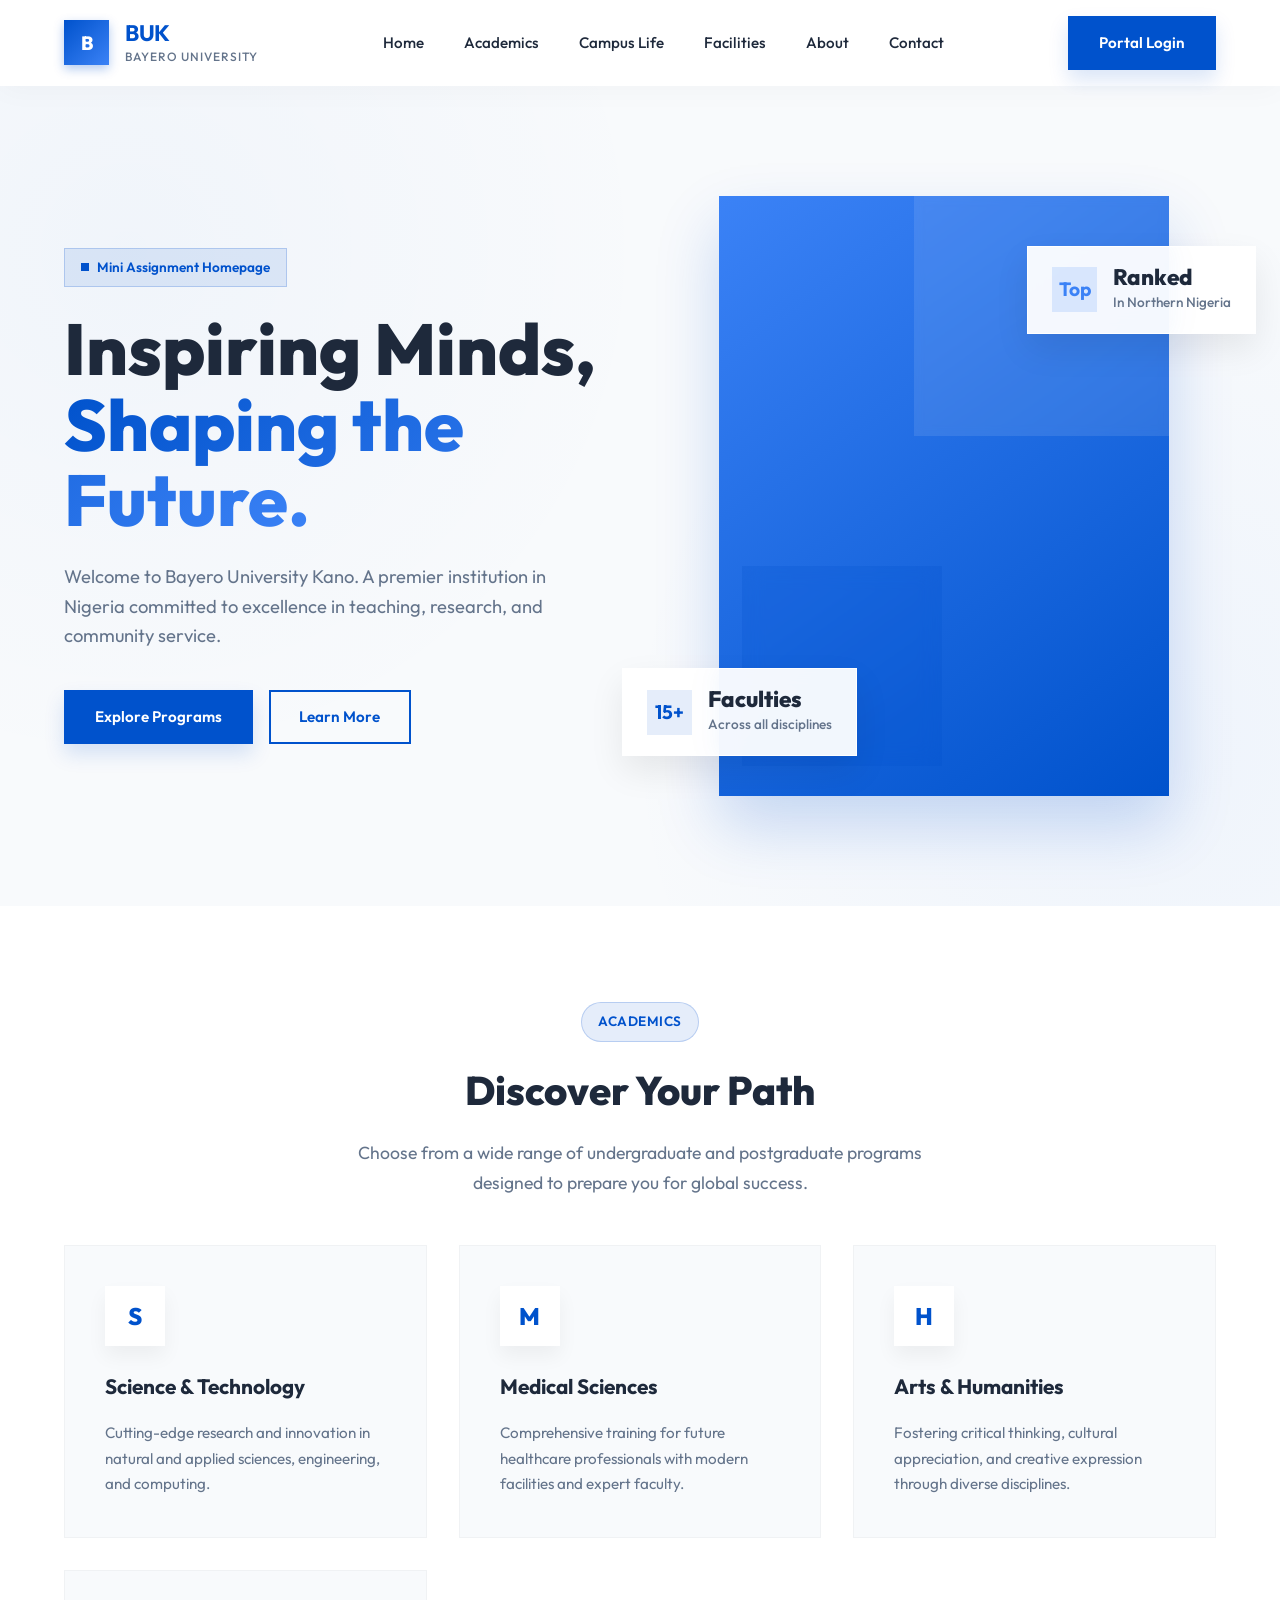
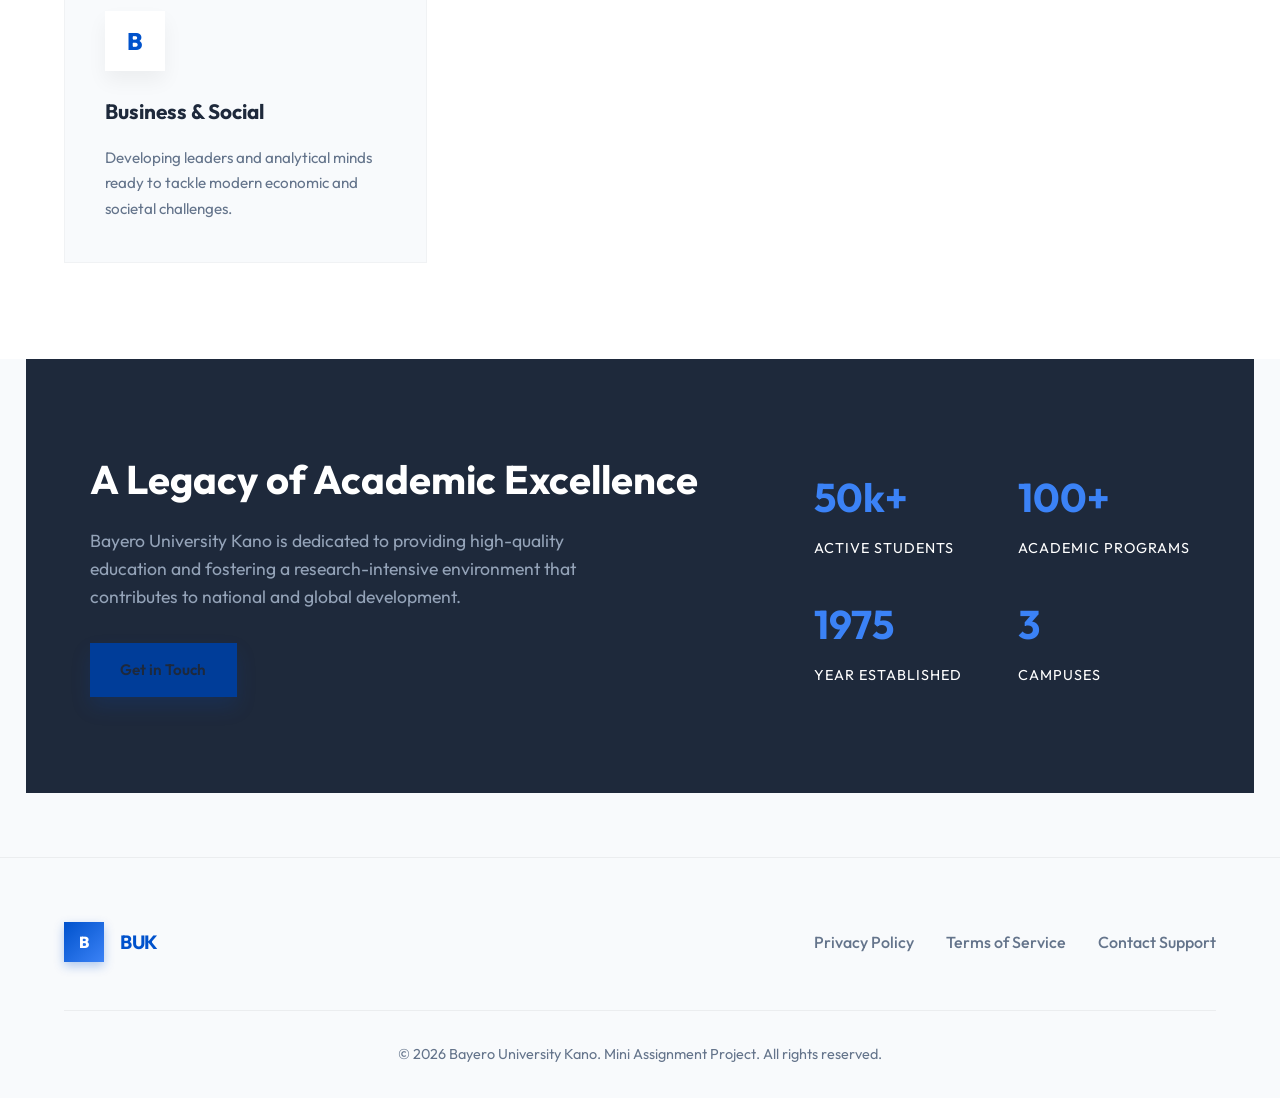
<file: index.html>
<!DOCTYPE html>
<html lang="en">
<head>
  <meta charset="UTF-8">
  <meta name="viewport" content="width=device-width, initial-scale=1.0">
  <title>Bayero University Kano | Home</title>
  <meta name="description" content="Bayero University Kano (BUK) - A center of excellence for academic research and learning.">
  <link rel="preconnect" href="https://fonts.googleapis.com">
  <link rel="preconnect" href="https://fonts.gstatic.com" crossorigin>
  <link href="https://fonts.googleapis.com/css2?family=Outfit:wght@300;400;500;600;700;800&display=swap" rel="stylesheet">
  <link rel="stylesheet" href="style.css">
</head>
<body>

  <header>
    <a href="#" class="logo">
      <div class="logo-circle">B</div>
      <div class="logo-text">
        <h1>BUK</h1>
        <p>Bayero University</p>
      </div>
    </a>

    <button class="mobile-menu-toggle" aria-label="Toggle navigation">
    ☰
    </button>
    <nav>
      <ul>
        <li><a href="index.html">Home</a></li>
        <li><a href="academics.html">Academics</a></li>
        <li><a href="campus-life.html">Campus Life</a></li>
        <li><a href="facilities.html">Facilities</a></li>
        <li><a href="about.html">About</a></li>
        <li><a href="contact.html">Contact</a></li>
      </ul>
    </nav>
    <a href="#apply" class="btn btn-primary">Portal Login</a>
  </header>

  <main>
    <section id="home" class="hero">
      <div class="hero-content">
        <div class="hero-tag">
          <span></span>
          Mini Assignment Homepage
        </div>
        <h2>Inspiring Minds, <br><span>Shaping the Future.</span></h2>
        <p>Welcome to Bayero University Kano. A premier institution in Nigeria committed to excellence in teaching, research, and community service.</p>
        <div class="hero-buttons">
          <a href="#academics" class="btn btn-primary">Explore Programs</a>
          <a href="#about" class="btn btn-secondary">Learn More</a>
        </div>
      </div>
      <div class="hero-image">
        <div class="hero-img-box">
          <!-- Abstract Modern Graphic representing academia -->
        </div>
        
        <div class="floating-card">
          <div class="card-icon">15+</div>
          <div class="card-text">
            <h4>Faculties</h4>
            <p>Across all disciplines</p>
          </div>
        </div>

        <div class="floating-card card-2">
          <div class="card-icon gold">Top</div>
          <div class="card-text">
            <h4>Ranked</h4>
            <p>In Northern Nigeria</p>
          </div>
        </div>
      </div>
    </section>

    <section id="academics" class="features">
      <div class="section-header">
        <span class="section-tag">Academics</span>
        <h2>Discover Your Path</h2>
        <p>Choose from a wide range of undergraduate and postgraduate programs designed to prepare you for global success.</p>
      </div>
      
      <div class="feature-grid">
        <div class="feature-card">
          <div class="feature-icon">S</div>
          <h3>Science & Technology</h3>
          <p>Cutting-edge research and innovation in natural and applied sciences, engineering, and computing.</p>
        </div>
        <div class="feature-card">
          <div class="feature-icon">M</div>
          <h3>Medical Sciences</h3>
          <p>Comprehensive training for future healthcare professionals with modern facilities and expert faculty.</p>
        </div>
        <div class="feature-card">
          <div class="feature-icon">H</div>
          <h3>Arts & Humanities</h3>
          <p>Fostering critical thinking, cultural appreciation, and creative expression through diverse disciplines.</p>
        </div>
        <div class="feature-card">
          <div class="feature-icon">B</div>
          <h3>Business & Social</h3>
          <p>Developing leaders and analytical minds ready to tackle modern economic and societal challenges.</p>
        </div>
      </div>
    </section>

    <section id="about" class="info-section">
      <div class="info-content">
        <h2>A Legacy of Academic Excellence</h2>
        <p>Bayero University Kano is dedicated to providing high-quality education and fostering a research-intensive environment that contributes to national and global development.</p>
        <a href="#contact" class="btn btn-primary" style="background: var(--secondary-color); border-color: var(--secondary-color); color: var(--text-main);">Get in Touch</a>
      </div>
      <div class="stats-grid">
        <div class="stat-item">
          <h4>50k+</h4>
          <p>Active Students</p>
        </div>
        <div class="stat-item">
          <h4>100+</h4>
          <p>Academic Programs</p>
        </div>
        <div class="stat-item">
          <h4>1975</h4>
          <p>Year Established</p>
        </div>
        <div class="stat-item">
          <h4>3</h4>
          <p>Campuses</p>
        </div>
      </div>
    </section>
  </main>

  <footer>
    <div class="footer-content">
      <a href="#" class="logo">
        <div class="logo-circle" style="width: 40px; height: 40px; font-size: 1rem;">B</div>
        <div class="logo-text">
          <h1 style="font-size: 1.2rem;">BUK</h1>
        </div>
      </a>
      <div class="footer-links">
        <a href="#">Privacy Policy</a>
        <a href="#">Terms of Service</a>
        <a href="#">Contact Support</a>
      </div>
    </div>
    <div class="footer-bottom">
      <p>&copy; 2026 Bayero University Kano. Mini Assignment Project. All rights reserved.</p>
    </div>
  </footer>
  
  <script src="script.js"></script>
</body>
</html>
</file>
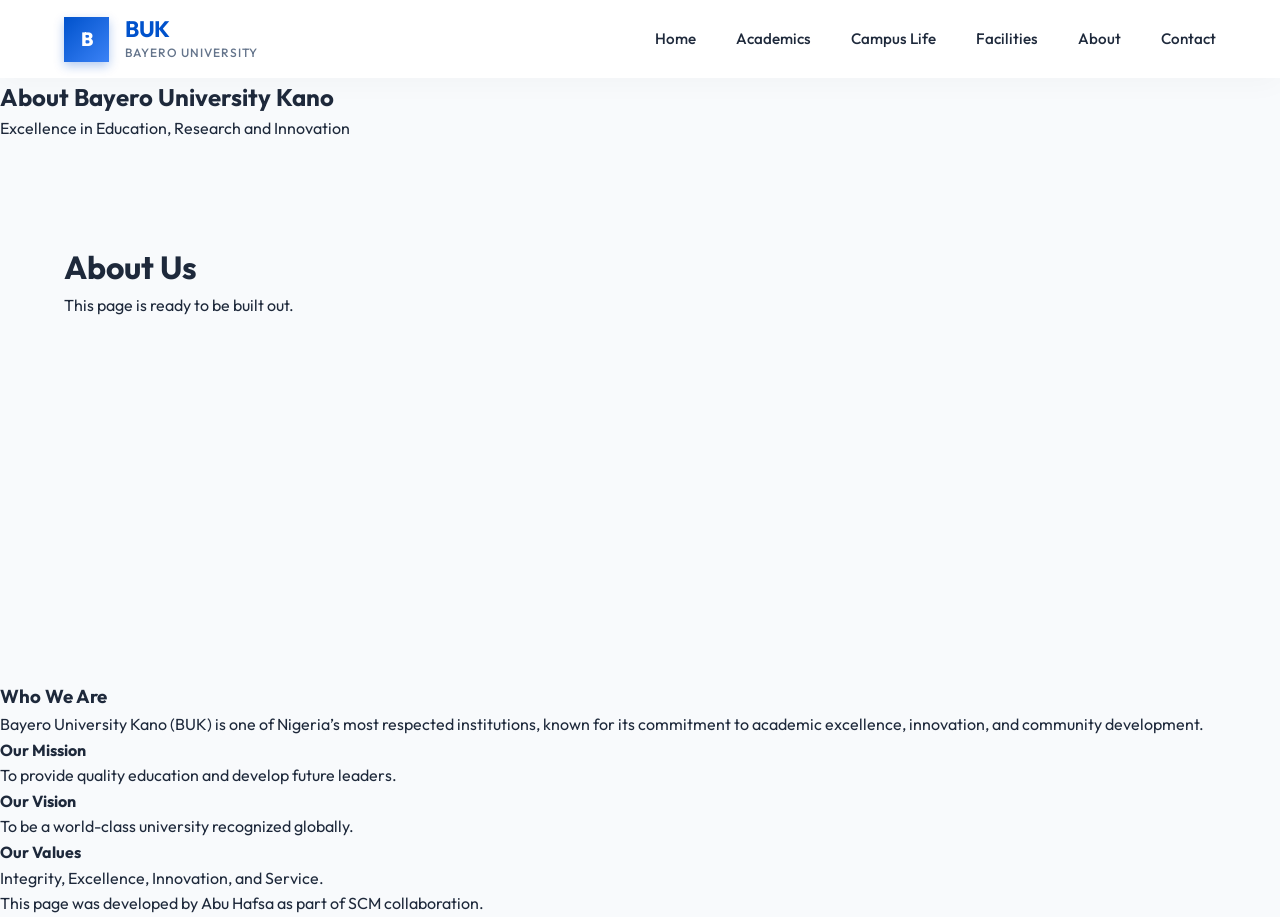
<file: about.html>
<!DOCTYPE html>
<html lang="en">
<head>
  <meta charset="UTF-8">
  <meta name="viewport" content="width=device-width, initial-scale=1.0">
  <title>About Us</title>
  <link href="https://fonts.googleapis.com/css2?family=Outfit:wght@300;400;500;600;700;800&display=swap" rel="stylesheet">
  <link rel="stylesheet" href="style.css">
</head>
<body>
  <!-- Header from index.html should be added here when developing this page -->
  <header>
    <a href="index.html" class="logo">
      <div class="logo-circle">B</div>
      <div class="logo-text">
        <h1>BUK</h1>
        <p>Bayero University</p>
      </div>
    </a>
    <button class="mobile-menu-toggle" aria-label="Toggle navigation">
    ☰
   </button>
    <nav>
      <ul>
        <li><a href="index.html">Home</a></li>
        <li><a href="academics.html">Academics</a></li>
        <li><a href="campus-life.html">Campus Life</a></li>
        <li><a href="facilities.html">Facilities</a></li>
        <li><a href="about.html">About</a></li>
        <li><a href="contact.html">Contact</a></li>
      </ul>
    </nav>
  </header>
<section class="about-hero">
  <h2>About Bayero University Kano</h2>
  <p>Excellence in Education, Research and Innovation</p>
</section>

  <main style="padding: 100px 5%; min-height: 60vh;">
    <h1>About Us</h1>
    <p>This page is ready to be built out.</p>
  </main>
  <script src="script.js"></script>
</body>
</html>
<section class="about-container">
  <h3>Who We Are</h3>
  <p>
    Bayero University Kano (BUK) is one of Nigeria’s most respected institutions,
    known for its commitment to academic excellence, innovation, and community development.
  </p>

  <div class="card-grid">
    <div class="card">
      <h4>Our Mission</h4>
      <p>To provide quality education and develop future leaders.</p>
    </div>

    <div class="card">
      <h4>Our Vision</h4>
      <p>To be a world-class university recognized globally.</p>
    </div>

    <div class="card">
      <h4>Our Values</h4>
      <p>Integrity, Excellence, Innovation, and Service.</p>
    </div>
  </div>

  <p class="highlight">
    This page was developed by Abu Hafsa as part of SCM collaboration.
  </p>
</section>
</file>
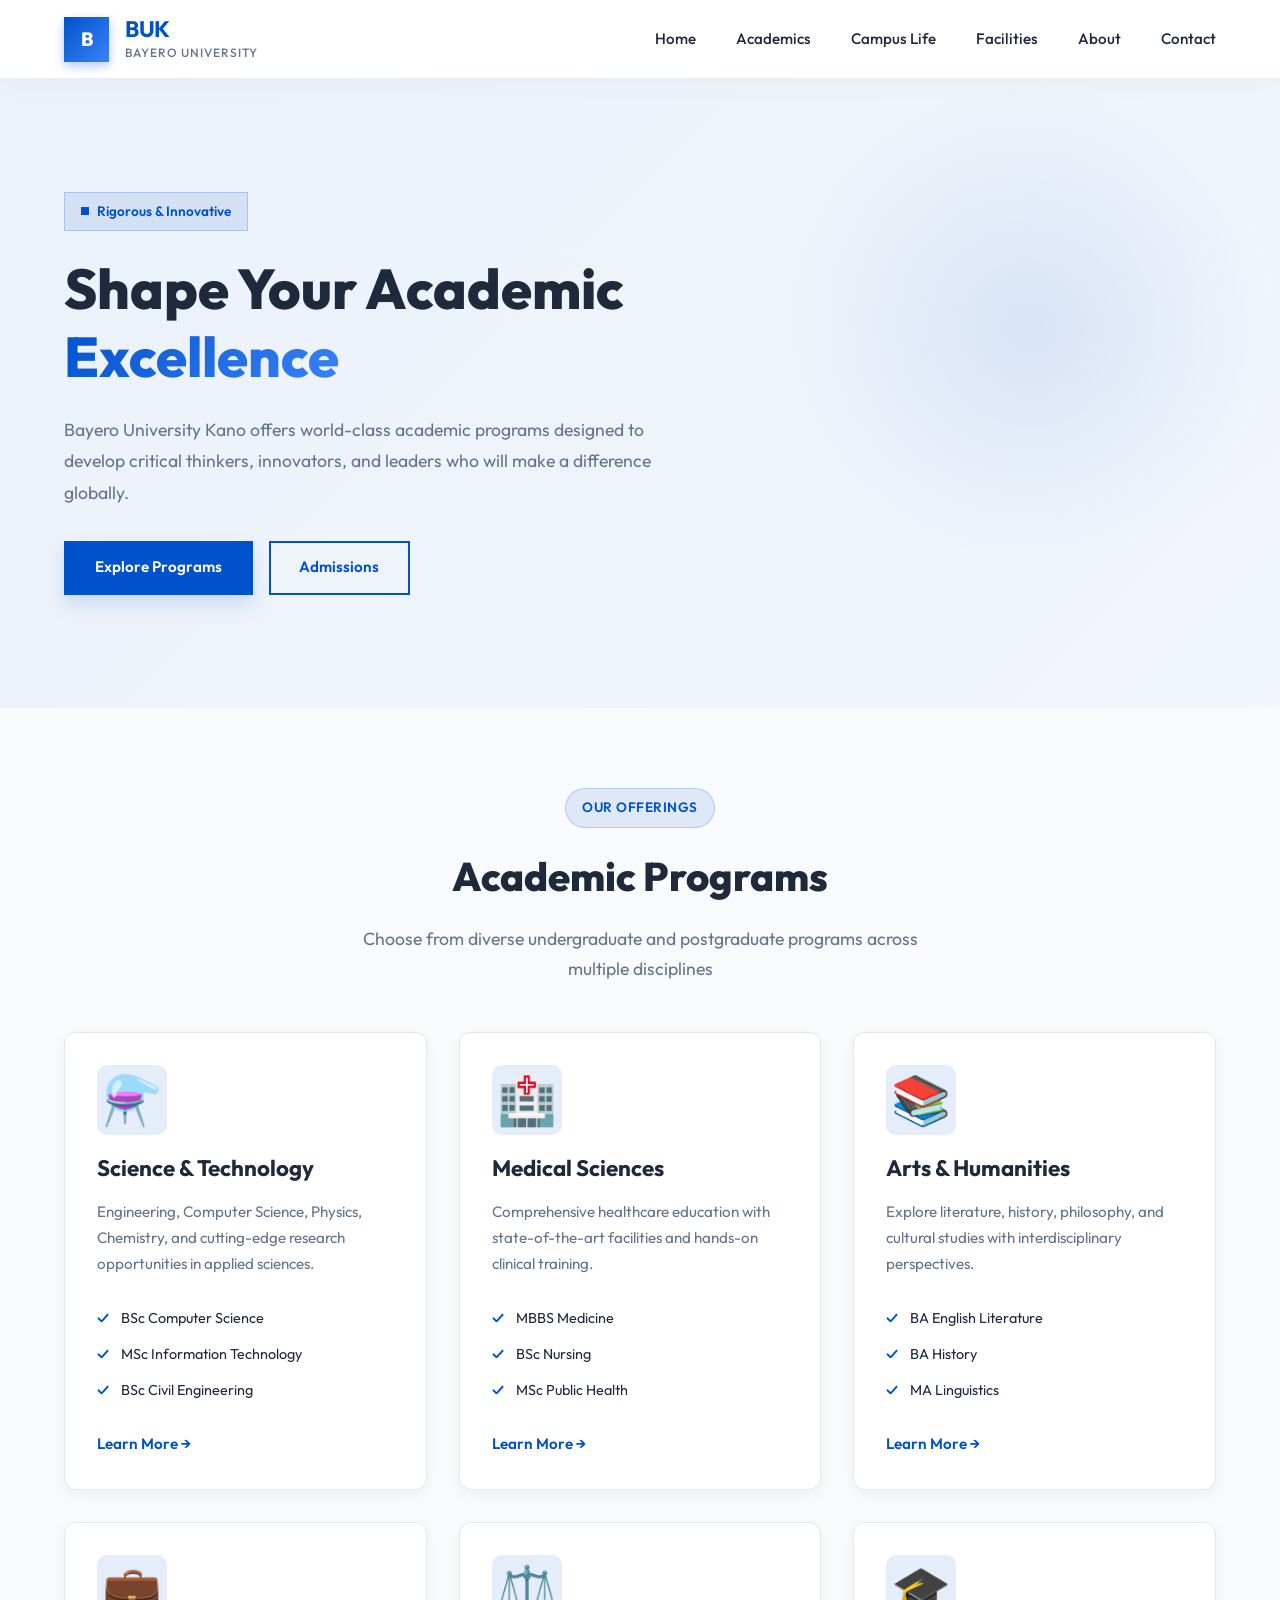
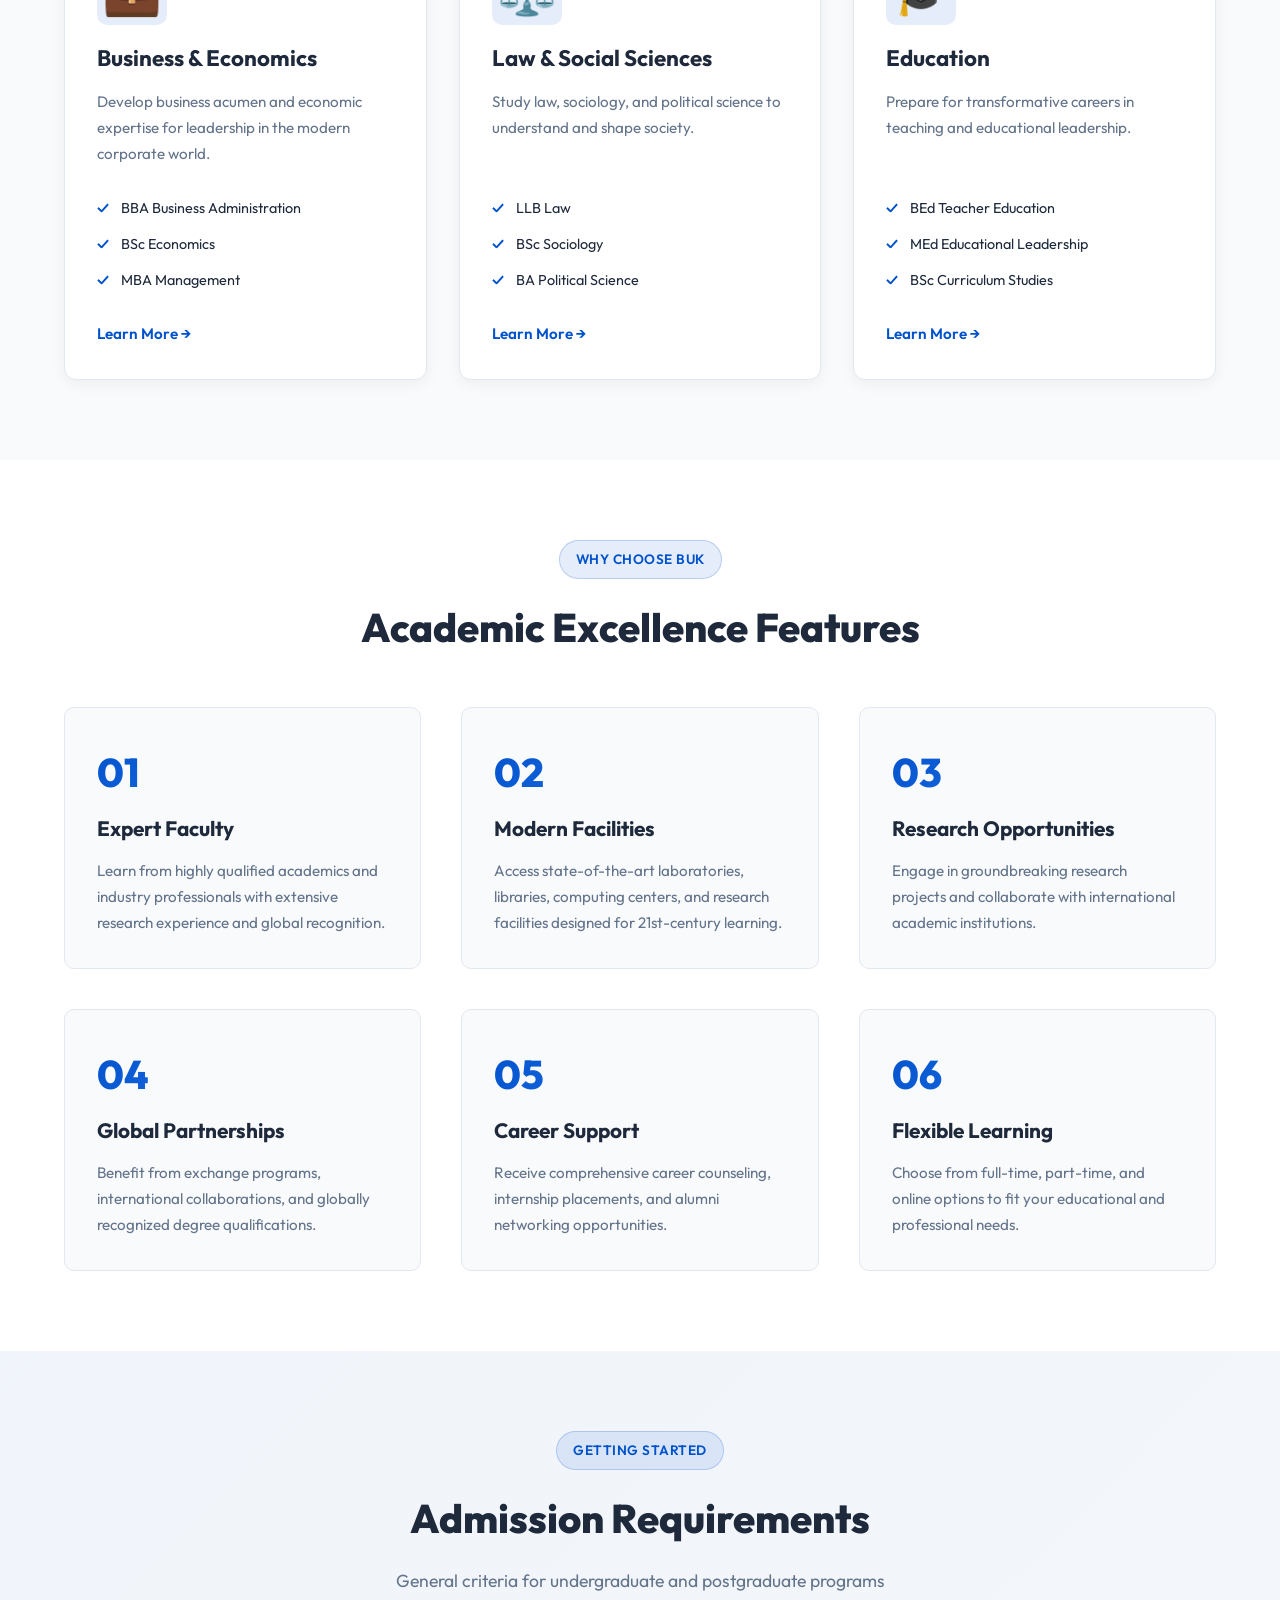
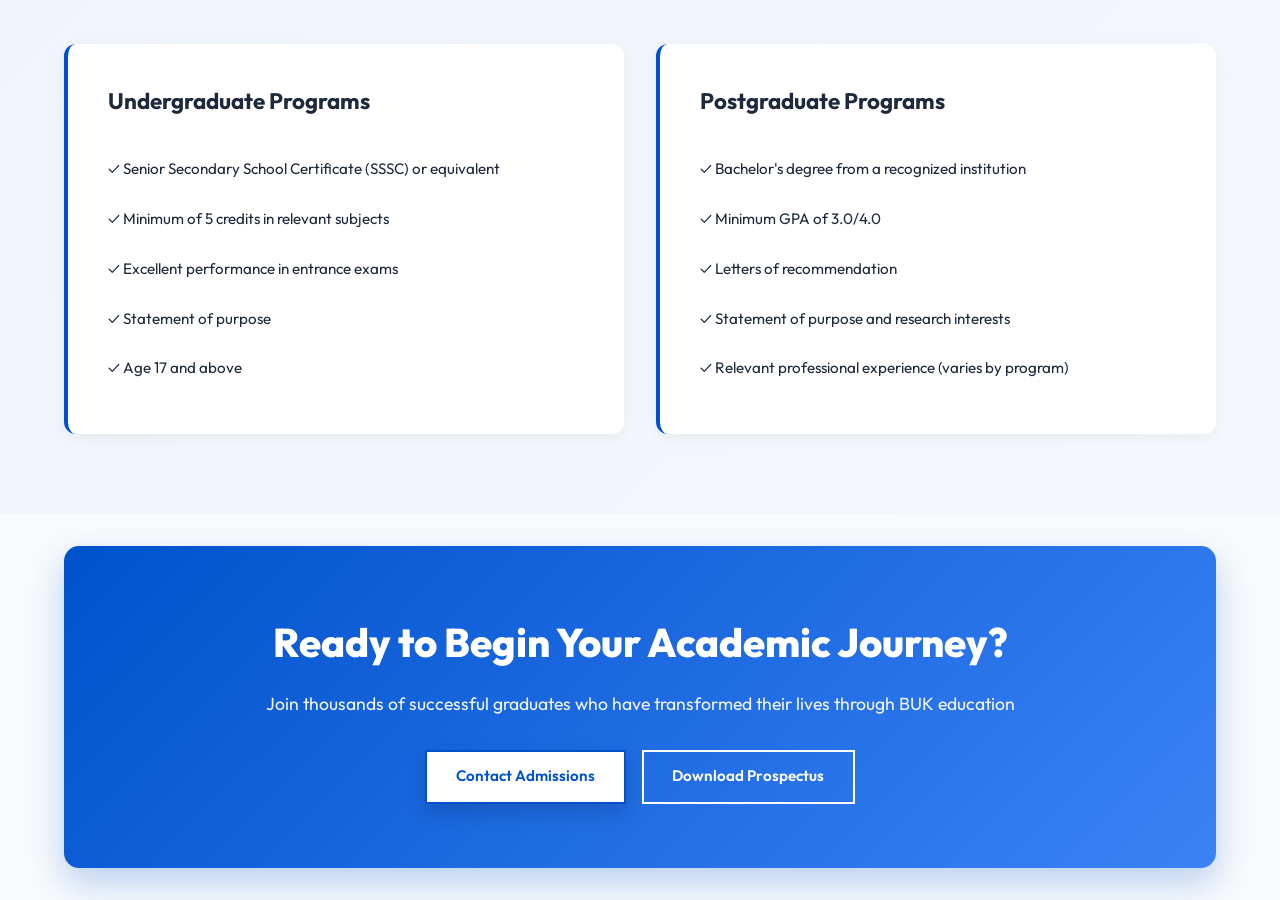
<file: academics.html>
<!DOCTYPE html>
<html lang="en">
<head>
  <meta charset="UTF-8">
  <meta name="viewport" content="width=device-width, initial-scale=1.0">
  <title>Academics | Bayero University Kano</title>
  <link href="https://fonts.googleapis.com/css2?family=Outfit:wght@300;400;500;600;700;800&display=swap" rel="stylesheet">
  <link rel="stylesheet" href="style.css">
</head>
<body>
  <header>
    <a href="index.html" class="logo">
      <div class="logo-circle">B</div>
      <div class="logo-text">
        <h1>BUK</h1>
        <p>Bayero University</p>
      </div>
    </a>
    <button class="mobile-menu-toggle" aria-label="Toggle navigation">
    ☰
    </button>
    <nav>
      <ul>
        <li><a href="index.html">Home</a></li>
        <li><a href="academics.html">Academics</a></li>
        <li><a href="campus-life.html">Campus Life</a></li>
        <li><a href="facilities.html">Facilities</a></li>
        <li><a href="about.html">About</a></li>
        <li><a href="contact.html">Contact</a></li>
      </ul>
    </nav>
  </header>

  <main>
    <!-- Hero Section -->
    <section class="academics-hero">
      <div class="hero-content">
        <div class="hero-tag">
          <span></span>
          Rigorous & Innovative
        </div>
        <h2>Shape Your Academic <br><span>Excellence</span></h2>
        <p>Bayero University Kano offers world-class academic programs designed to develop critical thinkers, innovators, and leaders who will make a difference globally.</p>
        <div class="hero-buttons">
          <a href="#programs" class="btn btn-primary">Explore Programs</a>
          <a href="#admissions" class="btn btn-secondary">Admissions</a>
        </div>
      </div>
    </section>

    <!-- Programs Section -->
    <section id="programs" class="programs-section">
      <div class="section-header">
        <span class="section-tag">Our Offerings</span>
        <h2>Academic Programs</h2>
        <p>Choose from diverse undergraduate and postgraduate programs across multiple disciplines</p>
      </div>

      <div class="programs-grid">
        <div class="program-card">
          <div class="program-icon">⚗️</div>
          <h3>Science & Technology</h3>
          <p>Engineering, Computer Science, Physics, Chemistry, and cutting-edge research opportunities in applied sciences.</p>
          <ul class="program-list">
            <li>BSc Computer Science</li>
            <li>MSc Information Technology</li>
            <li>BSc Civil Engineering</li>
          </ul>
          <a href="#" class="read-more">Learn More →</a>
        </div>

        <div class="program-card">
          <div class="program-icon">🏥</div>
          <h3>Medical Sciences</h3>
          <p>Comprehensive healthcare education with state-of-the-art facilities and hands-on clinical training.</p>
          <ul class="program-list">
            <li>MBBS Medicine</li>
            <li>BSc Nursing</li>
            <li>MSc Public Health</li>
          </ul>
          <a href="#" class="read-more">Learn More →</a>
        </div>

        <div class="program-card">
          <div class="program-icon">📚</div>
          <h3>Arts & Humanities</h3>
          <p>Explore literature, history, philosophy, and cultural studies with interdisciplinary perspectives.</p>
          <ul class="program-list">
            <li>BA English Literature</li>
            <li>BA History</li>
            <li>MA Linguistics</li>
          </ul>
          <a href="#" class="read-more">Learn More →</a>
        </div>

        <div class="program-card">
          <div class="program-icon">💼</div>
          <h3>Business & Economics</h3>
          <p>Develop business acumen and economic expertise for leadership in the modern corporate world.</p>
          <ul class="program-list">
            <li>BBA Business Administration</li>
            <li>BSc Economics</li>
            <li>MBA Management</li>
          </ul>
          <a href="#" class="read-more">Learn More →</a>
        </div>

        <div class="program-card">
          <div class="program-icon">⚖️</div>
          <h3>Law & Social Sciences</h3>
          <p>Study law, sociology, and political science to understand and shape society.</p>
          <ul class="program-list">
            <li>LLB Law</li>
            <li>BSc Sociology</li>
            <li>BA Political Science</li>
          </ul>
          <a href="#" class="read-more">Learn More →</a>
        </div>

        <div class="program-card">
          <div class="program-icon">🎓</div>
          <h3>Education</h3>
          <p>Prepare for transformative careers in teaching and educational leadership.</p>
          <ul class="program-list">
            <li>BEd Teacher Education</li>
            <li>MEd Educational Leadership</li>
            <li>BSc Curriculum Studies</li>
          </ul>
          <a href="#" class="read-more">Learn More →</a>
        </div>
      </div>
    </section>

    <!-- Key Features Section -->
    <section class="features-section">
      <div class="section-header">
        <span class="section-tag">Why Choose BUK</span>
        <h2>Academic Excellence Features</h2>
      </div>

      <div class="features-grid">
        <div class="feature-item">
          <div class="feature-number">01</div>
          <h3>Expert Faculty</h3>
          <p>Learn from highly qualified academics and industry professionals with extensive research experience and global recognition.</p>
        </div>

        <div class="feature-item">
          <div class="feature-number">02</div>
          <h3>Modern Facilities</h3>
          <p>Access state-of-the-art laboratories, libraries, computing centers, and research facilities designed for 21st-century learning.</p>
        </div>

        <div class="feature-item">
          <div class="feature-number">03</div>
          <h3>Research Opportunities</h3>
          <p>Engage in groundbreaking research projects and collaborate with international academic institutions.</p>
        </div>

        <div class="feature-item">
          <div class="feature-number">04</div>
          <h3>Global Partnerships</h3>
          <p>Benefit from exchange programs, international collaborations, and globally recognized degree qualifications.</p>
        </div>

        <div class="feature-item">
          <div class="feature-number">05</div>
          <h3>Career Support</h3>
          <p>Receive comprehensive career counseling, internship placements, and alumni networking opportunities.</p>
        </div>

        <div class="feature-item">
          <div class="feature-number">06</div>
          <h3>Flexible Learning</h3>
          <p>Choose from full-time, part-time, and online options to fit your educational and professional needs.</p>
        </div>
      </div>
    </section>

    <!-- Entry Requirements Section -->
    <section class="requirements-section">
      <div class="section-header">
        <span class="section-tag">Getting Started</span>
        <h2>Admission Requirements</h2>
        <p>General criteria for undergraduate and postgraduate programs</p>
      </div>

      <div class="requirements-container">
        <div class="requirement-box">
          <h3>Undergraduate Programs</h3>
          <ul>
            <li>✓ Senior Secondary School Certificate (SSSC) or equivalent</li>
            <li>✓ Minimum of 5 credits in relevant subjects</li>
            <li>✓ Excellent performance in entrance exams</li>
            <li>✓ Statement of purpose</li>
            <li>✓ Age 17 and above</li>
          </ul>
        </div>

        <div class="requirement-box">
          <h3>Postgraduate Programs</h3>
          <ul>
            <li>✓ Bachelor's degree from a recognized institution</li>
            <li>✓ Minimum GPA of 3.0/4.0</li>
            <li>✓ Letters of recommendation</li>
            <li>✓ Statement of purpose and research interests</li>
            <li>✓ Relevant professional experience (varies by program)</li>
          </ul>
        </div>
      </div>
    </section>

    <!-- CTA Section -->
    <section class="cta-section">
      <h2>Ready to Begin Your Academic Journey?</h2>
      <p>Join thousands of successful graduates who have transformed their lives through BUK education</p>
      <div class="cta-buttons">
        <a href="contact.html" class="btn btn-primary">Contact Admissions</a>
        <a href="#" class="btn btn-secondary">Download Prospectus</a>
      </div>
    </section>
  </main>
  <script src="script.js"></script>
</body>
</html>
</file>
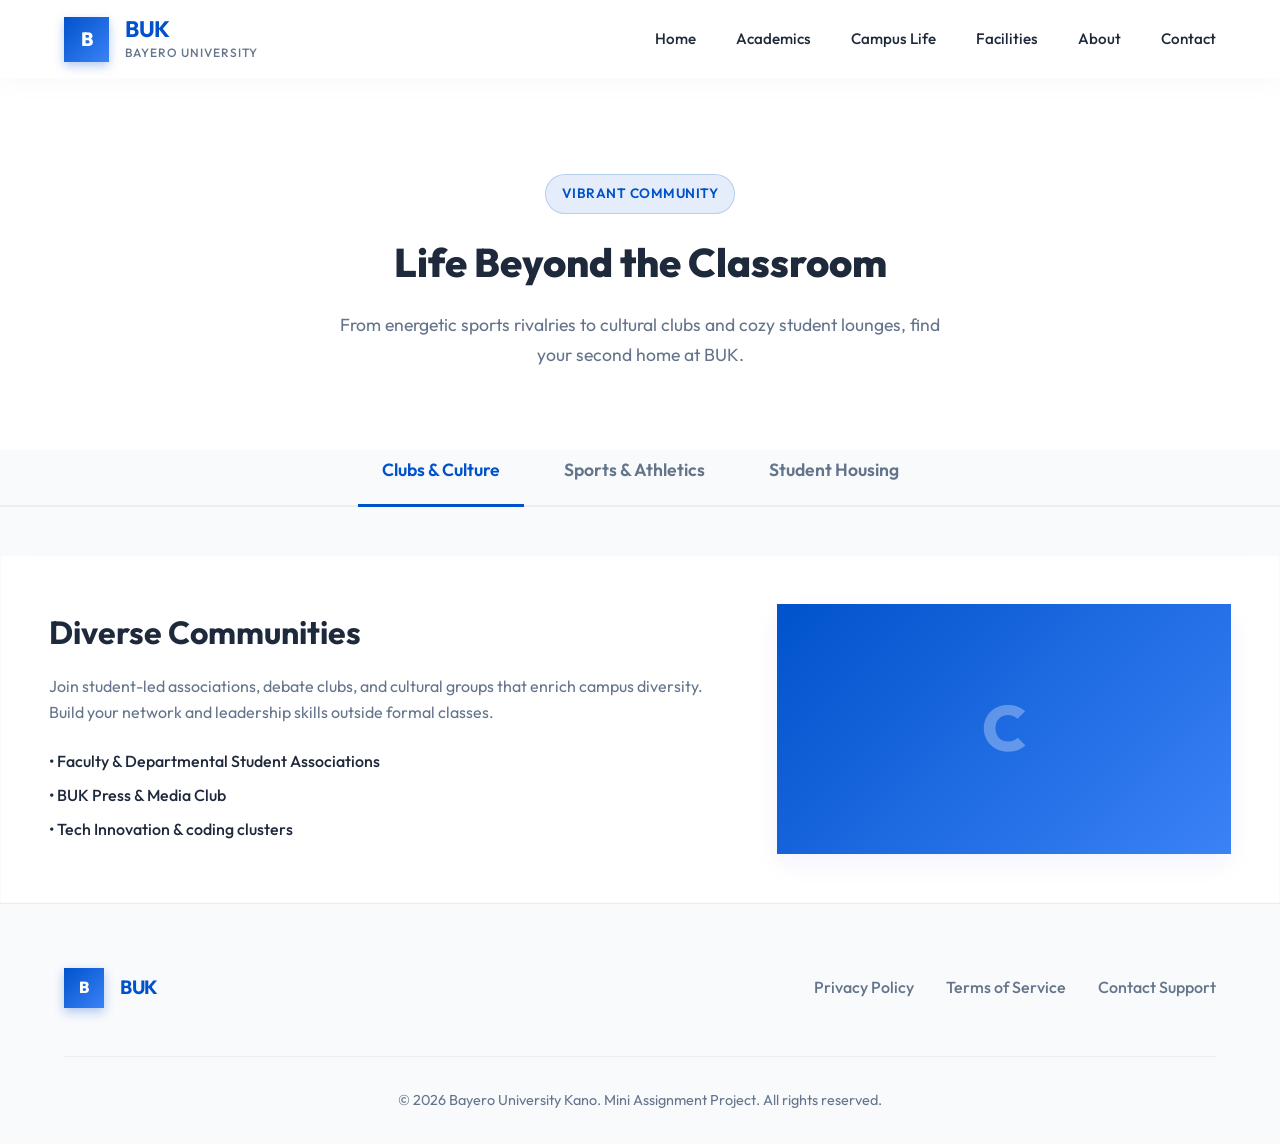
<file: campus-life.html>
<!DOCTYPE html>
<html lang="en">
<head>
  <meta charset="UTF-8">
  <meta name="viewport" content="width=device-width, initial-scale=1.0">
  <title>Campus Life | Bayero University Kano</title>
  <link href="https://fonts.googleapis.com/css2?family=Outfit:wght@300;400;500;600;700;800&display=swap" rel="stylesheet">
  <link rel="stylesheet" href="style.css">
</head>
<body>
  <header>
    <a href="index.html" class="logo">
      <div class="logo-circle">B</div>
      <div class="logo-text">
        <h1>BUK</h1>
        <p>Bayero University</p>
      </div>
    </a>

    <button class="mobile-menu-toggle" aria-label="Toggle navigation">
    ☰
    </button>
    <nav>
      <ul>
        <li><a href="index.html">Home</a></li>
        <li><a href="academics.html">Academics</a></li>
        <li><a href="campus-life.html">Campus Life</a></li>
        <li><a href="facilities.html">Facilities</a></li>
        <li><a href="about.html">About</a></li>
        <li><a href="contact.html">Contact</a></li>
      </ul>
    </nav>
  </header>

  <main>
      <!-- Page Header (Matches style of your home subheadings) -->
      <section class="features" style="padding-bottom: 2rem;">
        <div class="section-header">
          <span class="section-tag">Vibrant Community</span>
          <h2>Life Beyond the Classroom</h2>
          <p>From energetic sports rivalries to cultural clubs and cozy student lounges, find your second home at BUK.</p>
        </div>
      </section>

      <!-- Interactive Tabs Component -->
      <section class="campus-life-tabs">
        <div class="tabs-nav">
          <button class="tab-btn active" data-target="clubs">Clubs & Culture</button>
          <button class="tab-btn" data-target="sports">Sports & Athletics</button>
          <button class="tab-btn" data-target="housing">Student Housing</button>
        </div>

        <div class="tabs-content-container">
          <!-- Content Panel 1: Clubs -->
          <div class="tab-panel active" id="clubs">
            <div class="panel-grid">
              <div class="panel-text">
                <h3>Diverse Communities</h3>
                <p>Join student-led associations, debate clubs, and cultural groups that enrich campus diversity. Build your network and leadership skills outside formal classes.</p>
                <ul class="panel-list">
                  <li>• Faculty & Departmental Student Associations</li>
                  <li>• BUK Press & Media Club</li>
                  <li>• Tech Innovation & coding clusters</li>
                </ul>
              </div>
              <div class="panel-graphic placeholder-1">
                <span class="graphic-letter">C</span>
              </div>
            </div>
          </div>

          <!-- Content Panel 2: Sports -->
          <div class="tab-panel" id="sports">
            <div class="panel-grid">
              <div class="panel-text">
                <h3>Championship Spirit</h3>
                <p>Represent BUK or cheer from the stands! Our athletes compete in soccer, basketball, track & field events, and the national NUGA games.</p>
                <ul class="panel-list">
                  <li>• Modern Sports Complex & pitches</li>
                  <li>• Intra-university championships</li>
                  <li>• Elite training support</li>
                </ul>
              </div>
              <div class="panel-graphic placeholder-2">
                <span class="graphic-letter">S</span>
              </div>
            </div>
          </div>

          <!-- Content Panel 3: Housing -->
          <div class="tab-panel" id="housing">
            <div class="panel-grid">
              <div class="panel-text">
                <h3>Safe & Inclusive Living</h3>
                <p>Our secure halls of residence across campuses keep you close to lecture halls, libraries, and student union hubs.</p>
                <ul class="panel-list">
                  <li>• Separate male & female hostels</li>
                  <li>• 24/7 security services</li>
                  <li>• Accessible convenience shops</li>
                </ul>
              </div>
              <div class="panel-graphic placeholder-3">
                <span class="graphic-letter">H</span>
              </div>
            </div>
          </div>
        </div>
      </section>
    </main>

    <footer>
      <div class="footer-content">
        <a href="#" class="logo">
          <div class="logo-circle" style="width: 40px; height: 40px; font-size: 1rem;">B</div>
          <div class="logo-text">
            <h1 style="font-size: 1.2rem;">BUK</h1>
          </div>
        </a>
        <div class="footer-links">
          <a href="#">Privacy Policy</a>
          <a href="#">Terms of Service</a>
          <a href="#">Contact Support</a>
        </div>
      </div>
      <div class="footer-bottom">
        <p>&copy; 2026 Bayero University Kano. Mini Assignment Project. All rights reserved.</p>
      </div>
    </footer> 
    <!-- Script for Tab Switching Logic -->
    <script src="script.js"></script>
</body>
</html>
</file>
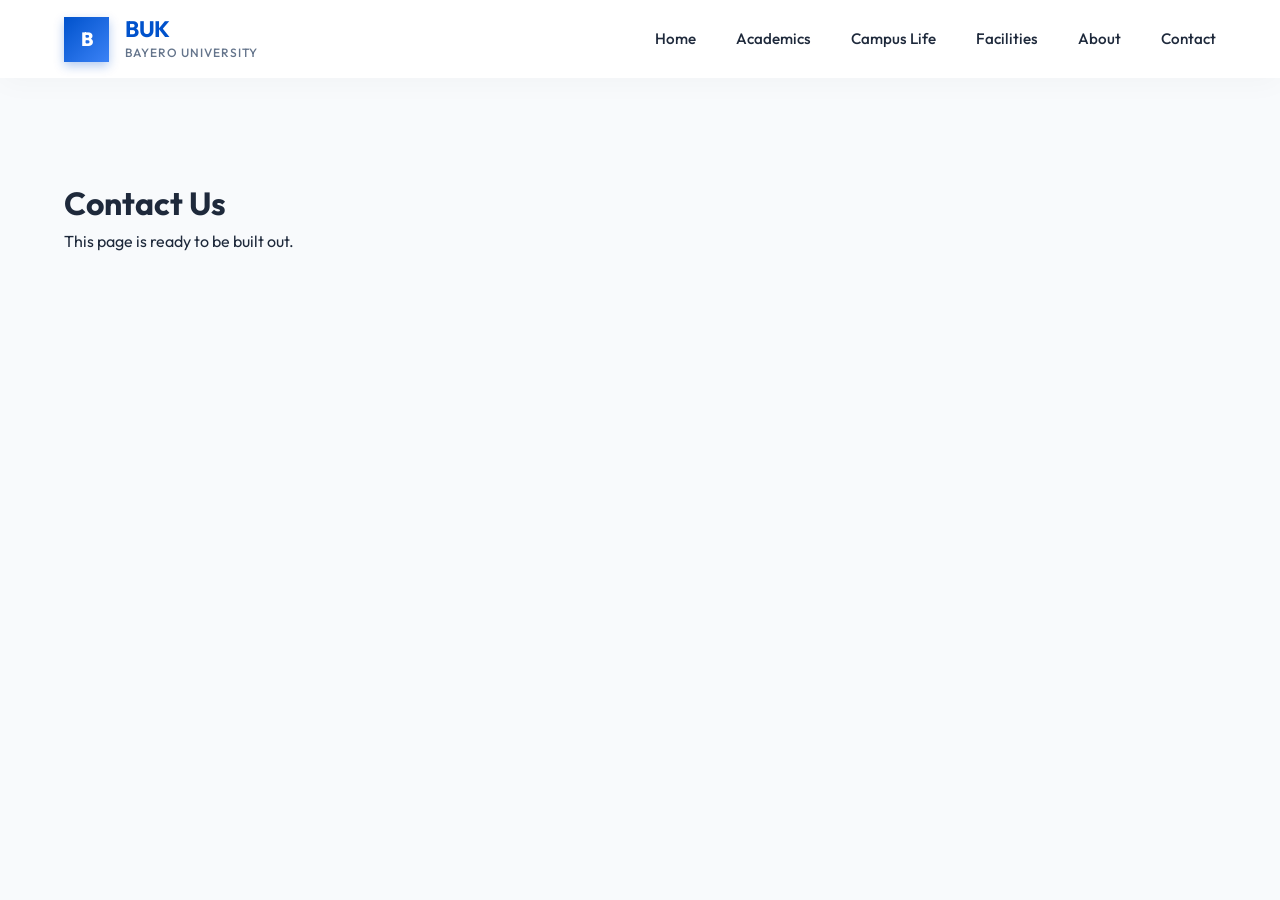
<file: contact.html>
<!DOCTYPE html>
<html lang="en">
<head>
  <meta charset="UTF-8">
  <meta name="viewport" content="width=device-width, initial-scale=1.0">
  <title>Contact Us</title>
  <link href="https://fonts.googleapis.com/css2?family=Outfit:wght@300;400;500;600;700;800&display=swap" rel="stylesheet">
  <link rel="stylesheet" href="style.css">
</head>
<body>
  <header>
    <a href="index.html" class="logo">
      <div class="logo-circle">B</div>
      <div class="logo-text">
        <h1>BUK</h1>
        <p>Bayero University</p>
      </div>
    </a>
    <button class="mobile-menu-toggle" aria-label="Toggle navigation">
    ☰
    </button>
    <nav>
      <ul>
        <li><a href="index.html">Home</a></li>
        <li><a href="academics.html">Academics</a></li>
        <li><a href="campus-life.html">Campus Life</a></li>
        <li><a href="facilities.html">Facilities</a></li>
        <li><a href="about.html">About</a></li>
        <li><a href="contact.html">Contact</a></li>
      </ul>
    </nav>
  </header>

  <main style="padding: 100px 5%; min-height: 60vh;">
    <h1>Contact Us</h1>
    <p>This page is ready to be built out.</p>
  </main>
  <script src="script.js"></script>
</body>
</html>
</file>
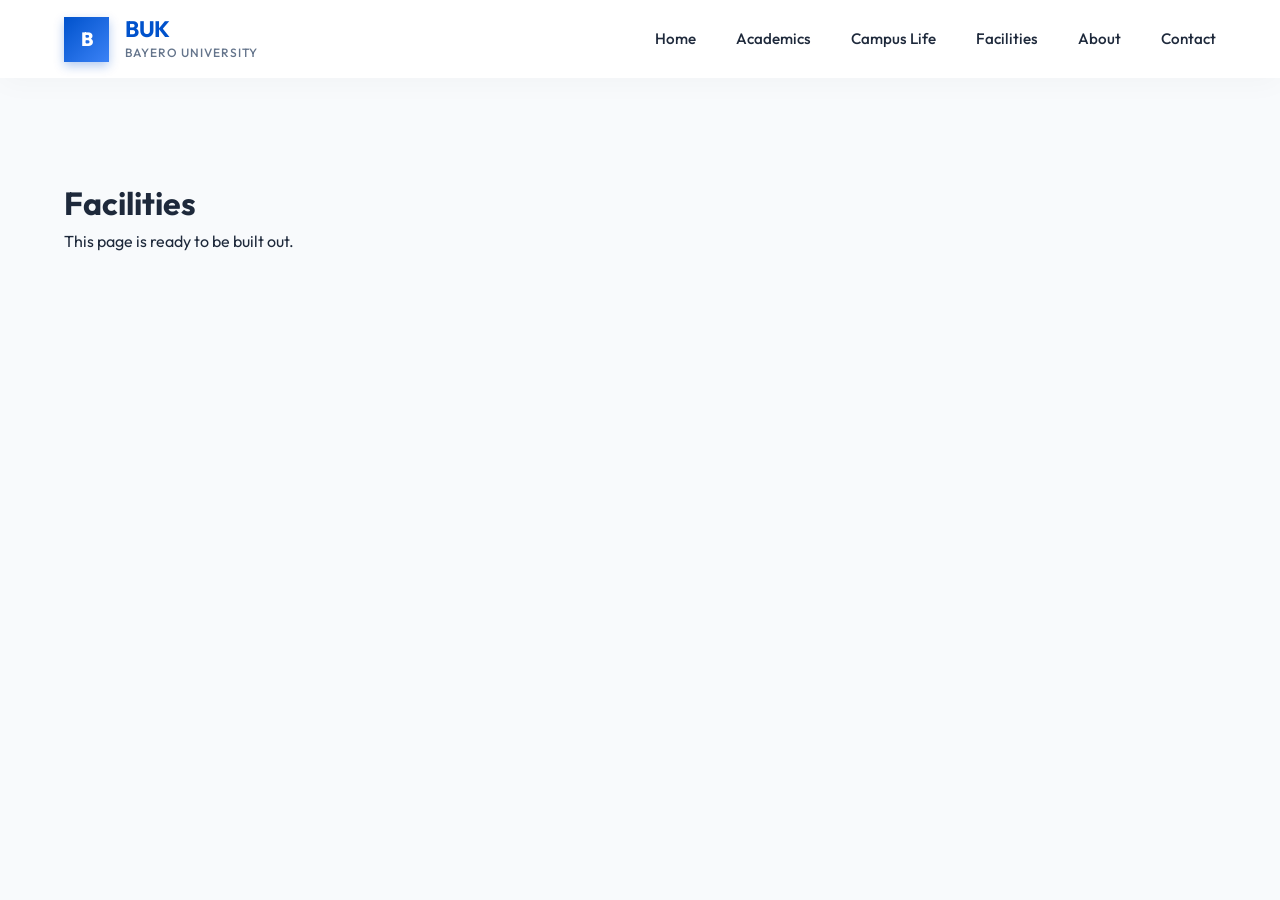
<file: facilities.html>
<!DOCTYPE html>
<html lang="en">
<head>
  <meta charset="UTF-8">
  <meta name="viewport" content="width=device-width, initial-scale=1.0">
  <title>Facilities | Bayero University Kano</title>
  <link href="https://fonts.googleapis.com/css2?family=Outfit:wght@300;400;500;600;700;800&display=swap" rel="stylesheet">
  <link rel="stylesheet" href="style.css">
</head>
<body>
  <header>
    <a href="index.html" class="logo">
      <div class="logo-circle">B</div>
      <div class="logo-text">
        <h1>BUK</h1>
        <p>Bayero University</p>
      </div>
    </a>
    <button class="mobile-menu-toggle" aria-label="Toggle navigation">
    ☰
    </button>
    <nav>
      <ul>
        <li><a href="index.html">Home</a></li>
        <li><a href="academics.html">Academics</a></li>
        <li><a href="campus-life.html">Campus Life</a></li>
        <li><a href="facilities.html">Facilities</a></li>
        <li><a href="about.html">About</a></li>
        <li><a href="contact.html">Contact</a></li>
      </ul>
    </nav>
  </header>

  <main style="padding: 100px 5%; min-height: 60vh;">
    <h1>Facilities</h1>
    <p>This page is ready to be built out.</p>
  </main>
  <script src="script.js"></script>
</body>
</html>
</file>
<file: style.css>
:root {
  --primary-color: #0052cc; /* Blue */
  --primary-light: #3b82f6; /* Lighter blue */
  --secondary-color: #003d99; /* Darker blue */
  --bg-color: #f8fafc;
  --text-main: #1e293b;
  --text-muted: #64748b;
  --white: #ffffff;
}

* {
  margin: 0;
  padding: 0;
  box-sizing: border-box;
}

body {
  font-family: 'Outfit', sans-serif;
  background-color: var(--bg-color);
  color: var(--text-main);
  line-height: 1.6;
  overflow-x: hidden;
}

/* Header & Nav */
header {
  background-color: rgba(255, 255, 255, 0.95);
  backdrop-filter: blur(10px);
  padding: 1rem 5%;
  display: flex;
  justify-content: space-between;
  align-items: center;
  box-shadow: 0 4px 30px rgba(0,0,0,0.03);
  position: sticky;
  top: 0;
  z-index: 100;
}

.logo {
  display: flex;
  align-items: center;
  gap: 1rem;
  text-decoration: none;
  color: var(--primary-color);
}

.logo-circle {
  width: 45px;
  height: 45px;
  background: linear-gradient(135deg, var(--primary-color), var(--primary-light));
  display: flex;
  justify-content: center;
  align-items: center;
  color: var(--white);
  font-weight: 800;
  font-size: 1.2rem;
  box-shadow: 0 4px 10px rgba(0, 82, 204, 0.3);
}

.logo-text h1 {
  font-size: 1.4rem;
  font-weight: 700;
  letter-spacing: -0.5px;
  line-height: 1.2;
}

.logo-text p {
  font-size: 0.75rem;
  color: var(--text-muted);
  font-weight: 500;
  text-transform: uppercase;
  letter-spacing: 1px;
}

nav ul {
  display: flex;
  list-style: none;
  gap: 2.5rem;
}

nav a {
  text-decoration: none;
  color: var(--text-main);
  font-weight: 500;
  font-size: 0.95rem;
  transition: color 0.3s ease;
  position: relative;
}

nav a:hover {
  color: var(--primary-color);
}

nav a::after {
  content: '';
  position: absolute;
  width: 0%;
  height: 2px;
  bottom: -4px;
  left: 0;
  background-color: var(--secondary-color);
  transition: width 0.3s ease;
}

nav a:hover::after {
  width: 100%;
}

.btn {
  padding: 0.8rem 1.8rem;
  text-decoration: none;
  font-weight: 600;
  font-size: 0.95rem;
  transition: all 0.3s ease;
  cursor: pointer;
  display: inline-flex;
  align-items: center;
  justify-content: center;
}

.btn-primary {
  background-color: var(--primary-color);
  color: var(--white);
  border: 2px solid var(--primary-color);
  box-shadow: 0 10px 20px rgba(0, 82, 204, 0.15);
}

.btn-primary:hover {
  background-color: transparent;
  color: var(--primary-color);
  transform: translateY(-2px);
  box-shadow: 0 15px 25px rgba(0, 82, 204, 0.2);
}

.btn-secondary {
  background-color: transparent;
  color: var(--primary-color);
  border: 2px solid var(--primary-color);
}

.btn-secondary:hover {
  background-color: var(--primary-color);
  color: var(--white);
}

/* Hero Section */
.hero {
  min-height: calc(100vh - 80px);
  display: flex;
  align-items: center;
  justify-content: space-between;
  padding: 2rem 5%;
  background: radial-gradient(circle at 10% 20%, rgba(0, 82, 204, 0.03) 0%, transparent 40%),
              radial-gradient(circle at 90% 80%, rgba(59, 130, 246, 0.05) 0%, transparent 40%);
  gap: 4rem;
  position: relative;
}

.hero-content {
  flex: 1;
  animation: slideInLeft 1s ease-out forwards;
}

.hero-tag {
  display: inline-flex;
  align-items: center;
  gap: 0.5rem;
  padding: 0.5rem 1rem;
  background-color: rgba(0, 82, 204, 0.1);
  color: var(--primary-color);
  font-weight: 600;
  font-size: 0.85rem;
  margin-bottom: 1.5rem;
  border: 1px solid rgba(0, 82, 204, 0.2);
}

.hero-tag span {
  display: inline-block;
  width: 8px;
  height: 8px;
  background-color: var(--primary-color);
  animation: pulse 2s infinite;
}

.hero h2 {
  font-size: 4.5rem;
  font-weight: 800;
  line-height: 1.05;
  color: var(--text-main);
  margin-bottom: 1.5rem;
}

.hero h2 span {
  background: linear-gradient(135deg, var(--primary-color), var(--primary-light));
  -webkit-background-clip: text;
  -webkit-text-fill-color: transparent;
}

.hero p {
  font-size: 1.15rem;
  color: var(--text-muted);
  margin-bottom: 2.5rem;
  max-width: 550px;
}

.hero-buttons {
  display: flex;
  gap: 1rem;
}

.hero-image {
  flex: 1;
  position: relative;
  display: flex;
  justify-content: center;
  animation: slideInRight 1s ease-out forwards;
}

.hero-img-box {
  width: 100%;
  max-width: 450px;
  height: 600px;
  background: linear-gradient(145deg, var(--primary-light), var(--primary-color));
  position: relative;
  overflow: hidden;
  box-shadow: 0 30px 60px rgba(0, 82, 204, 0.2);
}

/* Abstract shapes inside the box to mimic a modern illustration */
.hero-img-box::before {
  content: '';
  position: absolute;
  top: -10%;
  right: -10%;
  width: 300px;
  height: 300px;
  background: rgba(255,255,255,0.1);
  backdrop-filter: blur(5px);
}

.hero-img-box::after {
  content: '';
  position: absolute;
  bottom: 5%;
  left: 5%;
  width: 200px;
  height: 200px;
  background: rgba(0, 82, 204, 0.2);
  backdrop-filter: blur(10px);
}

.floating-card {
  position: absolute;
  bottom: 40px;
  left: -50px;
  background: rgba(255, 255, 255, 0.95);
  backdrop-filter: blur(10px);
  padding: 1.2rem 1.5rem;
  box-shadow: 0 15px 35px rgba(0,0,0,0.08);
  display: flex;
  align-items: center;
  gap: 1rem;
  animation: float 4s ease-in-out infinite;
  border: 1px solid rgba(255,255,255,1);
  z-index: 2;
}

.floating-card.card-2 {
  bottom: auto;
  top: 50px;
  left: auto;
  right: -40px;
  animation: float 5s ease-in-out infinite reverse;
}

@keyframes float {
  0% { transform: translateY(0px); }
  50% { transform: translateY(-15px); }
  100% { transform: translateY(0px); }
}

@keyframes pulse {
  0% { box-shadow: 0 0 0 0 rgba(0, 82, 204, 0.4); }
  70% { box-shadow: 0 0 0 6px rgba(0, 82, 204, 0); }
  100% { box-shadow: 0 0 0 0 rgba(0, 82, 204, 0); }
}

@keyframes slideInLeft {
  from { opacity: 0; transform: translateX(-30px); }
  to { opacity: 1; transform: translateX(0); }
}

@keyframes slideInRight {
  from { opacity: 0; transform: translateX(30px); }
  to { opacity: 1; transform: translateX(0); }
}

.card-icon {
  width: 45px;
  height: 45px;
  background: rgba(0, 82, 204, 0.1);
  color: var(--primary-color);
  display: flex;
  justify-content: center;
  align-items: center;
  font-size: 1.2rem;
  font-weight: bold;
}

.card-icon.gold {
  background: rgba(59, 130, 246, 0.15);
  color: var(--primary-light);
}

.card-text h4 {
  font-size: 1.4rem;
  color: var(--text-main);
  font-weight: 800;
  line-height: 1;
  margin-bottom: 0.2rem;
}
.card-text p {
  margin: 0;
  font-size: 0.85rem;
  color: var(--text-muted);
  font-weight: 500;
}

/* Features Section */
.features {
  padding: 6rem 5%;
  background: var(--white);
  position: relative;
}

.section-header {
  text-align: center;
  margin-bottom: 4rem;
}

.section-tag {
  font-size: 0.85rem;
  font-weight: 700;
  color: var(--primary-color);
  text-transform: uppercase;
  letter-spacing: 1.5px;
  margin-bottom: 0.5rem;
  display: block;
}

.section-header h2 {
  font-size: 2.8rem;
  color: var(--text-main);
  margin-bottom: 1rem;
  font-weight: 700;
}

.section-header p {
  color: var(--text-muted);
  max-width: 600px;
  margin: 0 auto;
  font-size: 1.1rem;
}

.feature-grid {
  display: grid;
  grid-template-columns: repeat(auto-fit, minmax(280px, 1fr));
  gap: 2rem;
}

.feature-card {
  background: var(--bg-color);
  padding: 2.5rem;
  transition: all 0.4s cubic-bezier(0.175, 0.885, 0.32, 1.275);
  border: 1px solid rgba(0,0,0,0.03);
  position: relative;
  overflow: hidden;
  z-index: 1;
}

.feature-card::before {
  content: '';
  position: absolute;
  top: 0;
  left: 0;
  width: 100%;
  height: 100%;
  background: linear-gradient(135deg, var(--primary-color), var(--primary-light));
  z-index: -1;
  opacity: 0;
  transition: opacity 0.4s ease;
}

.feature-card:hover {
  transform: translateY(-10px);
  box-shadow: 0 20px 40px rgba(0, 82, 204, 0.15);
}

.feature-card:hover::before {
  opacity: 1;
}

.feature-card:hover h3, 
.feature-card:hover p {
  color: var(--white);
}

.feature-icon {
  width: 60px;
  height: 60px;
  background: var(--white);
  color: var(--primary-color);
  display: flex;
  justify-content: center;
  align-items: center;
  font-size: 1.5rem;
  font-weight: 800;
  margin-bottom: 1.5rem;
  box-shadow: 0 10px 20px rgba(0,0,0,0.05);
  transition: all 0.4s ease;
}

.feature-card:hover .feature-icon {
  background: rgba(255,255,255,0.2);
  color: var(--white);
  box-shadow: none;
}

.feature-card h3 {
  font-size: 1.3rem;
  margin-bottom: 1rem;
  color: var(--text-main);
  font-weight: 700;
  transition: color 0.4s ease;
}

.feature-card p {
  color: var(--text-muted);
  font-size: 0.95rem;
  transition: color 0.4s ease;
  line-height: 1.7;
}

/* Info Section */
.info-section {
  padding: 6rem 5%;
  background: var(--text-main);
  color: var(--white);
  display: flex;
  align-items: center;
  justify-content: space-between;
  gap: 4rem;
  margin: 0 2% 4rem;
}

.info-content {
  flex: 1;
}

.info-content h2 {
  font-size: 2.5rem;
  margin-bottom: 1.5rem;
  line-height: 1.2;
}

.info-content p {
  color: #94a3b8;
  margin-bottom: 2rem;
  font-size: 1.1rem;
  max-width: 500px;
}

.stats-grid {
  display: grid;
  grid-template-columns: repeat(2, 1fr);
  gap: 2rem;
}

.stat-item h4 {
  font-size: 2.5rem;
  color: var(--primary-light);
  margin-bottom: 0.5rem;
}

.stat-item p {
  margin: 0;
  font-size: 0.9rem;
  text-transform: uppercase;
  letter-spacing: 1px;
}

/* Footer */
footer {
  background-color: var(--bg-color);
  padding: 4rem 5% 2rem;
  border-top: 1px solid rgba(0,0,0,0.05);
}

.footer-content {
  display: flex;
  justify-content: space-between;
  align-items: center;
  margin-bottom: 3rem;
  flex-wrap: wrap;
  gap: 2rem;
}

.footer-links {
  display: flex;
  gap: 2rem;
}

.footer-links a {
  color: var(--text-muted);
  text-decoration: none;
  font-weight: 500;
  transition: color 0.3s;
}

.footer-links a:hover {
  color: var(--primary-color);
}

.footer-bottom {
  text-align: center;
  padding-top: 2rem;
  border-top: 1px solid rgba(0,0,0,0.05);
  color: var(--text-muted);
  font-size: 0.9rem;
}

/* Responsive */
@media (max-width: 1024px) {
  .hero h2 {
    font-size: 3.5rem;
  }
  .floating-card {
    left: -20px;
  }
  .floating-card.card-2 {
    right: -20px;
  }
  .info-section {
    flex-direction: column;
    text-align: center;
    padding: 4rem 5%;
  }
  .info-content p {
    margin: 0 auto 2rem;
  }
}

@media (max-width: 768px) {
  nav ul {
    display: none;
  }
  .hero {
    flex-direction: column;
    text-align: center;
    padding-top: 4rem;
  }
  .hero h2 {
    font-size: 3rem;
  }
  .hero p {
    margin: 0 auto 2rem;
  }
  .hero-buttons {
    justify-content: center;
  }
  .hero-image {
    width: 100%;
    margin-top: 2rem;
  }
  .hero-img-box {
    height: 400px;
    width: 100%;
  }
  .floating-card {
    display: flex;
    left: 10px;
    bottom: 10px;
    padding: 0.8rem 1rem;
  }
  .floating-card .card-icon {
    width: 35px;
    height: 35px;
    font-size: 1rem;
  }
  .floating-card h4 {
    font-size: 1.1rem;
  }
  .floating-card.card-2 {
    right: 10px;
    left: auto;
    top: 20px;
  }
  .footer-content {
    flex-direction: column;
    text-align: center;
  }
}

/* ========== ACADEMICS PAGE STYLES ========== <<<<<<< Muhammad
*/

.academics-hero {
  min-height: 70vh;
  display: flex;
  align-items: center;
  justify-content: flex-start;
  padding: 6rem 5%;
  background: linear-gradient(135deg, rgba(0, 82, 204, 0.05) 0%, rgba(59, 130, 246, 0.03) 100%);
  position: relative;
  overflow: hidden;
}

.academics-hero::before {
  content: '';
  position: absolute;
  top: 0;
  right: 0;
  width: 500px;
  height: 500px;
  background: radial-gradient(circle, rgba(0, 82, 204, 0.1) 0%, transparent 70%);
  border-radius: 50%;
}

.academics-hero .hero-content {
  max-width: 600px;
  position: relative;
  z-index: 2;
}

.academics-hero h2 {
  font-size: 3.5rem;
  font-weight: 800;
  line-height: 1.2;
  margin-bottom: 1.5rem;
  color: var(--text-main);
}

.academics-hero h2 span {
  background: linear-gradient(135deg, var(--primary-color), var(--primary-light));
  -webkit-background-clip: text;
  -webkit-text-fill-color: transparent;
}

.academics-hero p {
  font-size: 1.1rem;
  color: var(--text-muted);
  margin-bottom: 2rem;
  line-height: 1.8;
}

/* Programs Section */
.programs-section {
  padding: 5rem 5%;
  background-color: var(--bg-color);
}

.section-header {
  text-align: center;
  margin-bottom: 3rem;
  max-width: 700px;
  margin-left: auto;
  margin-right: auto;
}

.section-tag {
  display: inline-block;
  padding: 0.5rem 1rem;
  background-color: rgba(0, 82, 204, 0.1);
  color: var(--primary-color);
  font-weight: 600;
  font-size: 0.85rem;
  margin-bottom: 1rem;
  border: 1px solid rgba(0, 82, 204, 0.2);
  border-radius: 50px;
  text-transform: uppercase;
  letter-spacing: 0.5px;
}

.section-header h2 {
  font-size: 2.5rem;
  font-weight: 800;
  margin-bottom: 1rem;
  color: var(--text-main);
}

.section-header p {
  font-size: 1.1rem;
  color: var(--text-muted);
  line-height: 1.7;
}

.programs-grid {
  display: grid;
  grid-template-columns: repeat(auto-fit, minmax(330px, 1fr));
  gap: 2rem;
}

.program-card {
  background-color: var(--white);
  padding: 2rem;
  border-radius: 12px;
  border: 1px solid #e2e8f0;
  transition: all 0.3s ease;
  box-shadow: 0 4px 15px rgba(0, 0, 0, 0.05);
  display: flex;
  flex-direction: column;
}

.program-card:hover {
  transform: translateY(-8px);
  box-shadow: 0 15px 35px rgba(0, 82, 204, 0.15);
  border-color: var(--primary-light);
}

.program-icon {
  font-size: 3rem;
  margin-bottom: 1rem;
  display: inline-block;
  width: 70px;
  height: 70px;
  display: flex;
  align-items: center;
  justify-content: center;
  background-color: rgba(0, 82, 204, 0.1);
  border-radius: 10px;
}

.program-card h3 {
  font-size: 1.4rem;
  font-weight: 700;
  margin-bottom: 0.8rem;
  color: var(--text-main);
}

.program-card p {
  font-size: 0.95rem;
  color: var(--text-muted);
  margin-bottom: 1.5rem;
  line-height: 1.7;
  flex-grow: 1;
}

.program-list {
  list-style: none;
  margin-bottom: 1.5rem;
}

.program-list li {
  padding: 0.4rem 0;
  color: var(--text-main);
  font-size: 0.9rem;
  padding-left: 1.5rem;
  position: relative;
}

.program-list li::before {
  content: '✓';
  position: absolute;
  left: 0;
  color: var(--primary-color);
  font-weight: 700;
}

.read-more {
  color: var(--primary-color);
  text-decoration: none;
  font-weight: 600;
  font-size: 0.95rem;
  transition: all 0.3s ease;
  display: inline-block;
}

.read-more:hover {
  transform: translateX(5px);
}

/* Features Section */
.features-section {
  padding: 5rem 5%;
  background-color: var(--white);
}

.features-grid {
  display: grid;
  grid-template-columns: repeat(auto-fit, minmax(300px, 1fr));
  gap: 2.5rem;
  margin-top: 3rem;
}

.feature-item {
  padding: 2rem;
  border-radius: 10px;
  background-color: #f8fafc;
  border: 1px solid #e2e8f0;
  transition: all 0.3s ease;
}

.feature-item:hover {
  background-color: var(--bg-color);
  transform: translateY(-5px);
  box-shadow: 0 10px 25px rgba(0, 82, 204, 0.1);
}

.feature-number {
  font-size: 2.5rem;
  font-weight: 800;
  background: linear-gradient(135deg, var(--primary-color), var(--primary-light));
  -webkit-background-clip: text;
  -webkit-text-fill-color: transparent;
  margin-bottom: 0.5rem;
}

.feature-item h3 {
  font-size: 1.3rem;
  font-weight: 700;
  margin-bottom: 0.8rem;
  color: var(--text-main);
}

.feature-item p {
  color: var(--text-muted);
  line-height: 1.7;
  font-size: 0.95rem;
}

/* Requirements Section */
.requirements-section {
  padding: 5rem 5%;
  background: linear-gradient(135deg, rgba(0, 82, 204, 0.03) 0%, rgba(59, 130, 246, 0.02) 100%);
}

.requirements-container {
  display: grid;
  grid-template-columns: repeat(auto-fit, minmax(350px, 1fr));
  gap: 2rem;
  margin-top: 3rem;
}

.requirement-box {
  background-color: var(--white);
  padding: 2.5rem;
  border-radius: 12px;
  border-left: 4px solid var(--primary-color);
  box-shadow: 0 4px 15px rgba(0, 0, 0, 0.05);
}

.requirement-box h3 {
  font-size: 1.4rem;
  font-weight: 700;
  margin-bottom: 1.5rem;
  color: var(--text-main);
}

.requirement-box ul {
  list-style: none;
}

.requirement-box li {
  padding: 0.8rem 0;
  color: var(--text-main);
  font-size: 0.95rem;
  line-height: 1.6;
}

/* CTA Section */
.cta-section {
  padding: 4rem 5%;
  background: linear-gradient(135deg, var(--primary-color), var(--primary-light));
  color: var(--white);
  text-align: center;
  margin: 2rem 5%;
  border-radius: 15px;
  box-shadow: 0 15px 35px rgba(0, 82, 204, 0.25);
}

.cta-section h2 {
  font-size: 2.5rem;
  font-weight: 800;
  margin-bottom: 1rem;
}

.cta-section p {
  font-size: 1.1rem;
  margin-bottom: 2rem;
  opacity: 0.95;
  line-height: 1.6;
}

.cta-buttons {
  display: flex;
  gap: 1rem;
  justify-content: center;
  flex-wrap: wrap;
}

.cta-section .btn-primary {
  background-color: var(--white);
  color: var(--primary-color);
  box-shadow: 0 8px 20px rgba(0, 0, 0, 0.15);
}

.cta-section .btn-primary:hover {
  background-color: transparent;
  color: var(--white);
}

.cta-section .btn-secondary {
  color: var(--white);
  border-color: var(--white);
}

.cta-section .btn-secondary:hover {
  background-color: var(--white);
  color: var(--primary-color);
}

/* Responsive Academics Page */
@media (max-width: 768px) {
  .academics-hero {
    padding: 3rem 5%;
    min-height: 50vh;
  }

  .academics-hero h2 {
    font-size: 2.5rem;
  }

  .section-header h2 {
    font-size: 2rem;
  }

  .programs-grid {
    grid-template-columns: 1fr;
  }

  .features-grid {
    grid-template-columns: 1fr;
    gap: 1.5rem;
  }

  .requirements-container {
    grid-template-columns: 1fr;
  }

  .cta-section {
    margin: 2rem 0;
    border-radius: 0;
    padding: 3rem 5%;
  }

  .cta-section h2 {
    font-size: 1.8rem;
  }

  .cta-buttons {
    flex-direction: column;
  }

  .cta-buttons .btn {
    width: 100%;
  }
}
=======



/* --- Campus Life Section Additions --- */
.campus-life-tabs {
  max-width: 1100px;
  margin: 0 auto 6rem;
  padding: 0 5%;
}

.tabs-nav {
  display: flex;
  justify-content: center;
  gap: 1rem;
  margin-bottom: 3rem;
  border-bottom: 2px solid rgba(0,0,0,0.05);
  padding-bottom: 1rem;
}

.tab-btn {
  background: transparent;
  border: none;
  font-family: 'Outfit', sans-serif;
  font-size: 1.1rem;
  font-weight: 600;
  color: var(--text-muted);
  cursor: pointer;
  padding: 0.5rem 1.5rem;
  transition: all 0.3s ease;
  position: relative;
}

.tab-btn:hover {
  color: var(--primary-color);
}

.tab-btn.active {
  color: var(--primary-color);
}

.tab-btn.active::after {
  content: '';
  position: absolute;
  bottom: -18px;
  left: 0;
  width: 100%;
  height: 3px;
  background-color: var(--primary-color);
}

.tabs-content-container {
  background: var(--white);
  padding: 3rem;
  box-shadow: 0 15px 35px rgba(0,0,0,0.02);
  border: 1px solid rgba(0,0,0,0.02);
}

.tab-panel {
  display: none;
}

.tab-panel.active {
  display: block;
  animation: fadeIn 0.5s ease-in-out forwards;
}

.panel-grid {
  display: flex;
  align-items: center;
  justify-content: space-between;
  gap: 3rem;
}

.panel-text {
  flex: 1.2;
}

.panel-text h3 {
  font-size: 2rem;
  color: var(--text-main);
  margin-bottom: 1rem;
}

.panel-text p {
  color: var(--text-muted);
  margin-bottom: 1.5rem;
}

.panel-list {
  list-style: none;
}

.panel-list li {
  font-weight: 500;
  color: var(--text-main);
  margin-bottom: 0.5rem;
}

.panel-graphic {
  flex: 0.8;
  height: 250px;
  display: flex;
  justify-content: center;
  align-items: center;
  box-shadow: 0 10px 25px rgba(0, 0, 204, 0.05);
}

.graphic-letter {
  font-size: 4rem;
  font-weight: 800;
  color: rgba(255,255,255,0.3);
}

.placeholder-1 { background: linear-gradient(135deg, var(--primary-color), var(--primary-light)); }
.placeholder-2 { background: linear-gradient(135deg, var(--secondary-color), var(--primary-color)); }
.placeholder-3 { background: linear-gradient(135deg, var(--text-main), var(--text-muted)); }

@keyframes fadeIn {
  from { opacity: 0; transform: translateY(10px); }
  to { opacity: 1; transform: translateY(0); }
}

@media (max-width: 768px) {
  .tabs-nav {
    flex-direction: column;
    align-items: center;
    gap: 0.5rem;
  }
  .tab-btn.active::after {
    display: none;
  }
  .panel-grid {
    flex-direction: column;
    text-align: center;
  }
  .panel-list {
    text-align: left;
    display: inline-block;
  }
  .panel-graphic {
    width: 100%;
    height: 180px;
  }
}










/* --- Safe Responsive Mobile Menu Fix --- */

/* Hide the toggle button by default on desktop screens */
.mobile-menu-toggle {
  display: none;
  background: transparent;
  border: none;
  font-size: 2rem;
  color: var(--primary-color);
  margin-left: 5rem;
  cursor: pointer;
  z-index: 101;
}

@media (max-width: 768px) {
  /* Make the hamburger toggle visible on mobile devices */
  .mobile-menu-toggle {
    display: block;
  }

  /* Transform the hidden horizontal bar into a full mobile drawer overlay */
  nav ul {
    display: none; /* Kept default hidden state */
    flex-direction: column;
    gap: 1.5rem !important;
    position: absolute;
    top: 100%;
    left: 0;
    width: 100%;
    background-color: rgba(255, 255, 255, 0.98);
    padding: 2rem;
    box-shadow: 0 10px 20px rgba(0,0,0,0.05);
    text-align: center;
  }

  /* This utility class will be triggered via JavaScript toggling */
  nav ul.show-menu {
    display: flex;
  }
  
  /* Hide portal login button on mobile layout to save valuable screen space */
  header .btn-primary {
    display: none;
  }
}
/* >>>>>>> Khalid
 */
</file>
